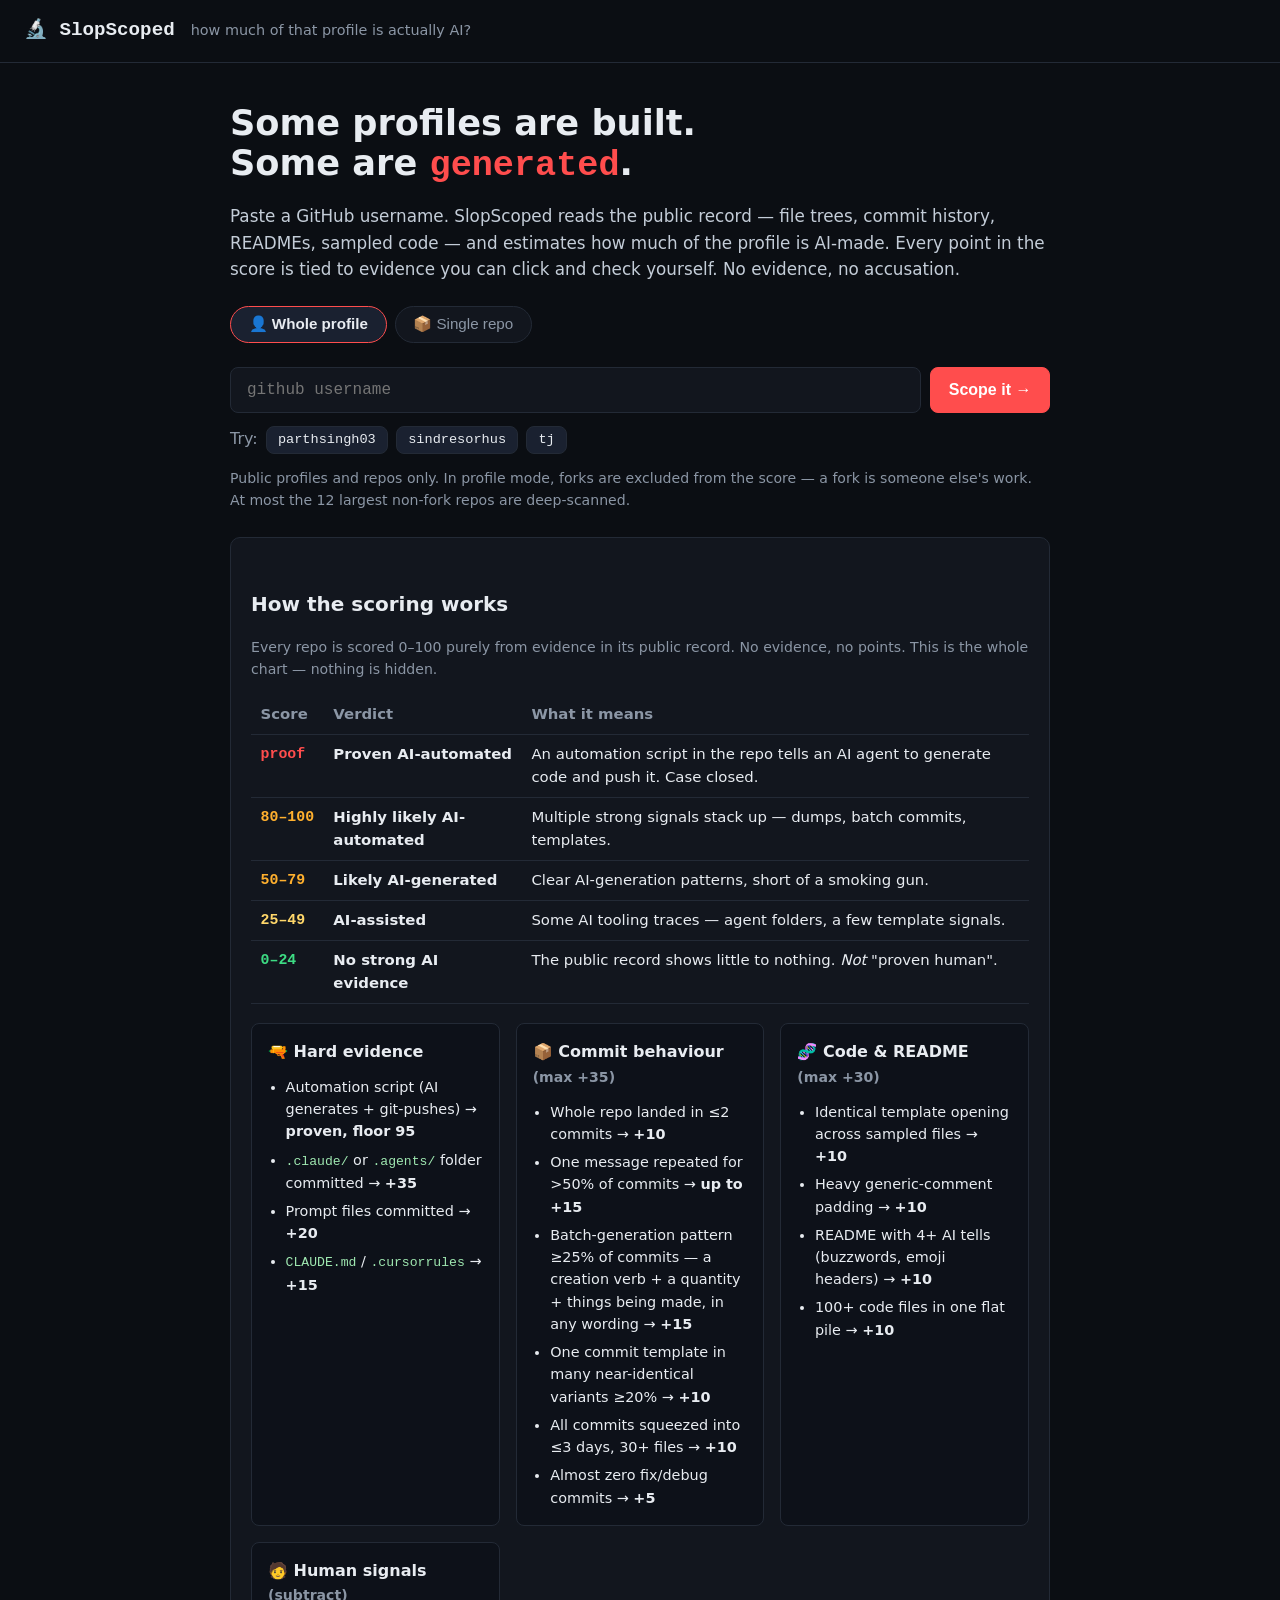
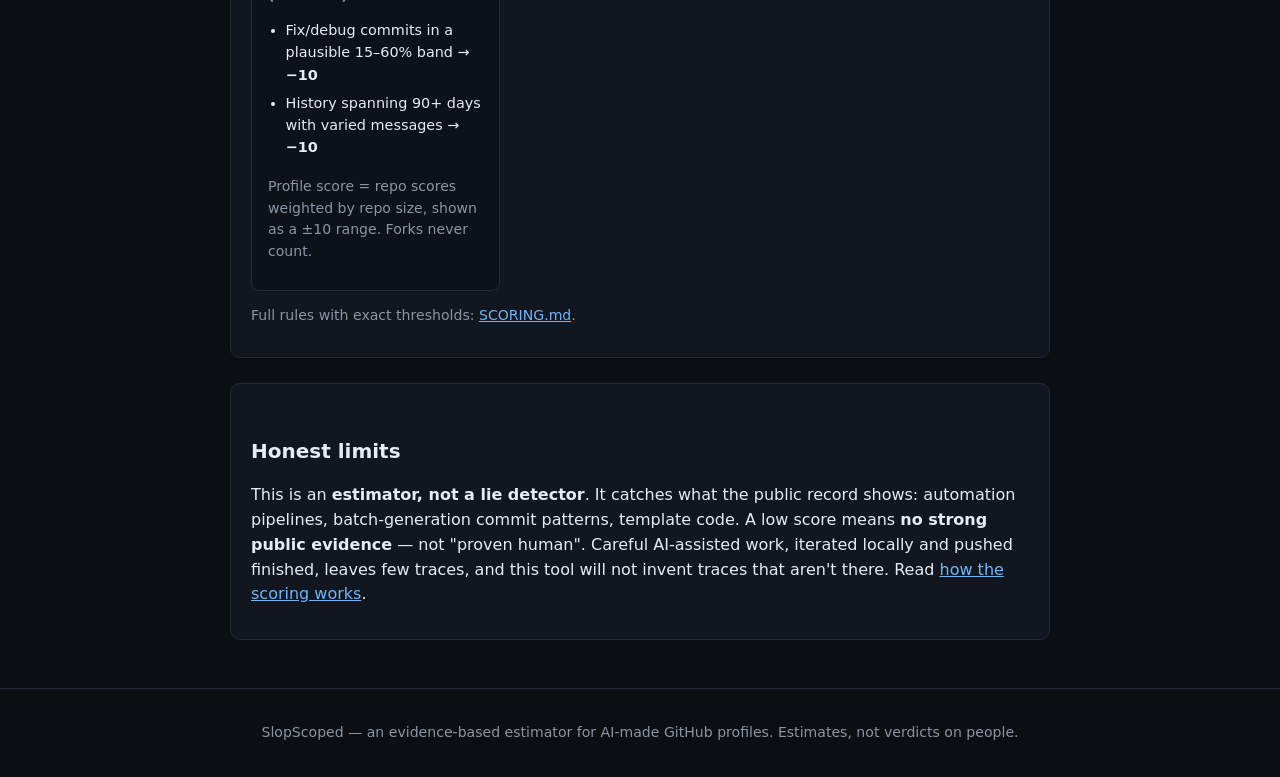
<file: index.html>
<!DOCTYPE html>
<html lang="en">
<head>
<meta charset="UTF-8">
<meta name="viewport" content="width=device-width, initial-scale=1.0">
<title>SlopScoped — how much of a GitHub profile is actually AI?</title>
<meta name="description" content="Paste a GitHub username and get an evidence-based estimate of how much of the profile is AI-made — automation scripts, commit dumps, template code — with every point linked to its proof.">
<link rel="stylesheet" href="styles.css">
<link rel="icon" href="data:image/svg+xml,<svg xmlns='http://www.w3.org/2000/svg' viewBox='0 0 100 100'><text y='.9em' font-size='90'>🔬</text></svg>">
</head>
<body>
<header class="topbar">
  <a class="brand" href="./">🔬 SlopScoped</a>
  <span class="tag">how much of that profile is actually AI?</span>
</header>

<main>
  <!-- landing -->
  <section id="landing">
    <h1>Some profiles are built.<br>Some are <span class="stamp-inline">generated</span>.</h1>
    <p class="lede">Paste a GitHub username. SlopScoped reads the public record — file trees,
      commit history, READMEs, sampled code — and estimates how much of the profile is AI-made.
      Every point in the score is tied to evidence you can click and check yourself.
      No evidence, no accusation.</p>
    <div class="modes">
      <button id="mode-profile" class="mode active">👤 Whole profile</button>
      <button id="mode-repo" class="mode">📦 Single repo</button>
    </div>
    <div class="ask">
      <input id="user-input" type="text" placeholder="github username" autocomplete="off" spellcheck="false">
      <button id="go">Scope it →</button>
    </div>
    <p id="error" class="error" hidden></p>
    <div class="examples">
      <span>Try:</span>
      <button class="example profile-example" data-user="parthsingh03">parthsingh03</button>
      <button class="example profile-example" data-user="sindresorhus">sindresorhus</button>
      <button class="example profile-example" data-user="tj">tj</button>
      <button class="example repo-example" data-repo="parthsingh03/AirGap" hidden>parthsingh03/AirGap</button>
      <button class="example repo-example" data-repo="parthsingh03/TrailHead" hidden>parthsingh03/TrailHead</button>
      <button class="example repo-example" data-repo="tj/commander.js" hidden>tj/commander.js</button>
    </div>
    <p class="fine">Public profiles and repos only. In profile mode, forks are excluded
      from the score — a fork is someone else's work. At most the 12 largest
      non-fork repos are deep-scanned.</p>
    <div class="chart">
      <h2>How the scoring works</h2>
      <p class="fine">Every repo is scored 0–100 purely from evidence in its public record.
        No evidence, no points. This is the whole chart — nothing is hidden.</p>
      <table class="bands">
        <tr><th>Score</th><th>Verdict</th><th>What it means</th></tr>
        <tr><td class="mono b-proven">proof</td><td><b>Proven AI-automated</b></td><td>An automation script in the repo tells an AI agent to generate code and push it. Case closed.</td></tr>
        <tr><td class="mono b-high">80–100</td><td><b>Highly likely AI-automated</b></td><td>Multiple strong signals stack up — dumps, batch commits, templates.</td></tr>
        <tr><td class="mono b-high">50–79</td><td><b>Likely AI-generated</b></td><td>Clear AI-generation patterns, short of a smoking gun.</td></tr>
        <tr><td class="mono b-mid">25–49</td><td><b>AI-assisted</b></td><td>Some AI tooling traces — agent folders, a few template signals.</td></tr>
        <tr><td class="mono b-low">0–24</td><td><b>No strong AI evidence</b></td><td>The public record shows little to nothing. <i>Not</i> "proven human".</td></tr>
      </table>
      <div class="sig-grid">
        <div class="sig">
          <h3>🔫 Hard evidence</h3>
          <ul>
            <li>Automation script (AI generates + git-pushes) → <b>proven, floor 95</b></li>
            <li><code>.claude/</code> or <code>.agents/</code> folder committed → <b>+35</b></li>
            <li>Prompt files committed → <b>+20</b></li>
            <li><code>CLAUDE.md</code> / <code>.cursorrules</code> → <b>+15</b></li>
          </ul>
        </div>
        <div class="sig">
          <h3>📦 Commit behaviour <span class="fine">(max +35)</span></h3>
          <ul>
            <li>Whole repo landed in ≤2 commits → <b>+10</b></li>
            <li>One message repeated for &gt;50% of commits → <b>up to +15</b></li>
            <li>Batch-generation pattern ≥25% of commits — a creation verb + a quantity + things being made, in any wording → <b>+15</b></li>
            <li>One commit template in many near-identical variants ≥20% → <b>+10</b></li>
            <li>All commits squeezed into ≤3 days, 30+ files → <b>+10</b></li>
            <li>Almost zero fix/debug commits → <b>+5</b></li>
          </ul>
        </div>
        <div class="sig">
          <h3>🧬 Code &amp; README <span class="fine">(max +30)</span></h3>
          <ul>
            <li>Identical template opening across sampled files → <b>+10</b></li>
            <li>Heavy generic-comment padding → <b>+10</b></li>
            <li>README with 4+ AI tells (buzzwords, emoji headers) → <b>+10</b></li>
            <li>100+ code files in one flat pile → <b>+10</b></li>
          </ul>
        </div>
        <div class="sig">
          <h3>🧑 Human signals <span class="fine">(subtract)</span></h3>
          <ul>
            <li>Fix/debug commits in a plausible 15–60% band → <b>−10</b></li>
            <li>History spanning 90+ days with varied messages → <b>−10</b></li>
          </ul>
          <p class="fine">Profile score = repo scores weighted by repo size,
            shown as a ±10 range. Forks never count.</p>
        </div>
      </div>
      <p class="fine">Full rules with exact thresholds: <a href="SCORING.md">SCORING.md</a>.</p>
    </div>
    <div class="honest">
      <h2>Honest limits</h2>
      <p>This is an <b>estimator, not a lie detector</b>. It catches what the public record
        shows: automation pipelines, batch-generation commit patterns, template code.
        A low score means <b>no strong public evidence</b> — not "proven human".
        Careful AI-assisted work, iterated locally and pushed finished, leaves few traces,
        and this tool will not invent traces that aren't there. Read
        <a href="SCORING.md">how the scoring works</a>.</p>
    </div>
  </section>

  <!-- scanning -->
  <section id="scanning" hidden>
    <h1>Scoping <span id="scan-user"></span>…</h1>
    <pre id="scan-log" class="scanlog"></pre>
  </section>

  <!-- result -->
  <section id="result" hidden>
    <p class="meta"><a href="./">← scope another profile</a></p>
    <h1 id="profile-title"></h1>
    <div class="score-hero">
      <div class="score-num"><span id="score-num">0</span><span class="pct">%</span></div>
      <div class="score-side">
        <p class="score-label">estimated AI-made<br><span id="score-range" class="meta"></span></p>
        <p id="profile-verdict" class="verdict"></p>
      </div>
    </div>
    <p id="profile-meta" class="meta"></p>
    <p id="cache-note" class="meta" hidden></p>
    <h2>Repo by repo</h2>
    <div id="repo-cards"></div>
    <div class="honest">
      <p><b>Remember:</b> a low score means no strong public evidence was found — not proof
        of human authorship. Scores reward evidence, not suspicion.
        <a href="SCORING.md">Full scoring rules</a>.</p>
    </div>
  </section>
</main>

<footer>
  <p>SlopScoped — an evidence-based estimator for AI-made GitHub profiles. Estimates, not verdicts on people.</p>
  <p class="meta" id="rate-info"></p>
</footer>
<script src="engine.js"></script>
<script src="app.js"></script>
</body>
</html>
</file>
<file: styles.css>
:root {
  --bg: #0b0e13; --panel: #12161e; --line: #232a36;
  --text: #e8ecf1; --dim: #8b96a5; --accent: #ff4d4d;
  --amber: #ffb02e; --green: #3ddc84; --mono: ui-monospace, 'SF Mono', Menlo, Consolas, monospace;
}
* { box-sizing: border-box; }
body { margin: 0; background: var(--bg); color: var(--text);
  font-family: system-ui, -apple-system, 'Segoe UI', Roboto, sans-serif; line-height: 1.55; }
a { color: #6cb6ff; }
.topbar { display: flex; gap: 1rem; align-items: baseline; padding: 1rem 1.5rem;
  border-bottom: 1px solid var(--line); }
.brand { font-family: var(--mono); font-weight: 700; font-size: 1.2rem; color: var(--text); text-decoration: none; }
.topbar .tag { color: var(--dim); font-size: .9rem; }
main { max-width: 860px; margin: 0 auto; padding: 2rem 1.25rem 3rem; }
h1 { font-size: 2.2rem; line-height: 1.15; margin: .5rem 0 1rem; }
h2 { margin-top: 2.2rem; font-size: 1.25rem; }
.lede { color: #c4cdd8; font-size: 1.05rem; }
.stamp-inline { color: var(--accent); font-family: var(--mono); }
.ask { display: flex; gap: .6rem; margin: 1.5rem 0 .5rem; flex-wrap: wrap; }
.ask input { flex: 1 1 260px; padding: .8rem 1rem; font-size: 1rem; font-family: var(--mono);
  background: var(--panel); border: 1px solid var(--line); border-radius: 8px; color: var(--text); }
.ask button, .example { cursor: pointer; border-radius: 8px; border: 1px solid var(--line);
  background: #1a2130; color: var(--text); padding: .8rem 1.1rem; font-size: 1rem; }
.ask button { background: var(--accent); border-color: var(--accent); color: #fff; font-weight: 700; }
.example { padding: .35rem .7rem; font-size: .85rem; font-family: var(--mono); }
.examples { display: flex; gap: .5rem; align-items: center; color: var(--dim); flex-wrap: wrap; margin-top: .8rem; }
.error { color: var(--accent); font-weight: 600; }
.swap-tip, .honest { background: var(--panel); border: 1px solid var(--line);
  border-radius: 10px; padding: 1rem 1.25rem; margin-top: 1.6rem; }
.swap { display: block; font-family: var(--mono); font-size: .85rem; overflow-x: auto;
  white-space: nowrap; padding: .6rem 0; }
.fine, .meta { color: var(--dim); font-size: .88rem; }
.scanlog { background: #05070a; border: 1px solid var(--line); border-radius: 10px;
  padding: 1rem; font-family: var(--mono); font-size: .85rem; min-height: 180px;
  white-space: pre-wrap; color: #9fe8b1; }
.score-hero { display: flex; gap: 2rem; align-items: center; flex-wrap: wrap;
  background: var(--panel); border: 1px solid var(--line); border-radius: 12px; padding: 1.5rem; }
.score-num { font-family: var(--mono); font-size: 5rem; font-weight: 800; line-height: 1; }
.score-num .pct { font-size: 2rem; color: var(--dim); }
.score-label { font-size: 1.05rem; margin: 0 0 .4rem; }
.verdict { display: inline-block; font-family: var(--mono); font-weight: 700;
  padding: .3rem .7rem; border-radius: 6px; border: 2px solid currentColor; transform: rotate(-1.5deg); }
.v-proven { color: var(--accent); } .v-high { color: var(--amber); }
.v-mid { color: #ffd76a; } .v-low { color: var(--green); }
.card { background: var(--panel); border: 1px solid var(--line); border-radius: 10px;
  padding: 1rem 1.25rem; margin: 1rem 0; }
.card-head { display: flex; justify-content: space-between; gap: 1rem; align-items: baseline; flex-wrap: wrap; }
.card-head a { font-family: var(--mono); font-weight: 700; font-size: 1.05rem; }
.badge { font-family: var(--mono); font-size: .85rem; font-weight: 700; }
.evidence { list-style: none; padding: 0; margin: .5rem 0 0; }
.evidence li { padding: .3rem 0; border-top: 1px dashed var(--line); font-size: .94rem; }
.pts { font-family: var(--mono); font-weight: 700; }
.pts.pos { color: var(--accent); } .pts.neg { color: var(--green); }
.modes { display: flex; gap: .5rem; margin-top: 1.5rem; }
.mode { cursor: pointer; border-radius: 999px; border: 1px solid var(--line);
  background: var(--panel); color: var(--dim); padding: .55rem 1.1rem; font-size: .95rem; }
.mode.active { background: #1a2130; color: var(--text); border-color: var(--accent); font-weight: 700; }
.chart { background: var(--panel); border: 1px solid var(--line);
  border-radius: 10px; padding: 1rem 1.25rem; margin-top: 1.6rem; }
.bands { width: 100%; border-collapse: collapse; margin: .8rem 0 1.2rem; font-size: .93rem; }
.bands th, .bands td { text-align: left; padding: .5rem .6rem; border-bottom: 1px solid var(--line); vertical-align: top; }
.bands th { color: var(--dim); font-weight: 600; }
.mono { font-family: var(--mono); font-weight: 700; white-space: nowrap; }
.b-proven { color: var(--accent); } .b-high { color: var(--amber); }
.b-mid { color: #ffd76a; } .b-low { color: var(--green); }
.sig-grid { display: grid; grid-template-columns: repeat(auto-fit, minmax(230px, 1fr)); gap: 1rem; }
.sig { background: #0d1119; border: 1px solid var(--line); border-radius: 8px; padding: .8rem 1rem; }
.sig h3 { margin: .2rem 0 .5rem; font-size: 1rem; }
.sig ul { margin: 0; padding-left: 1.1rem; font-size: .9rem; }
.sig li { padding: .18rem 0; }
.sig code { font-family: var(--mono); font-size: .82rem; color: #9fe8b1; }
footer { border-top: 1px solid var(--line); padding: 1.2rem 1.5rem; color: var(--dim);
  font-size: .88rem; text-align: center; }

.mini-btn { font: inherit; font-size: 12px; padding: 2px 10px; border-radius: 999px; border: 1px solid currentColor; background: transparent; color: inherit; cursor: pointer; }
</file>
